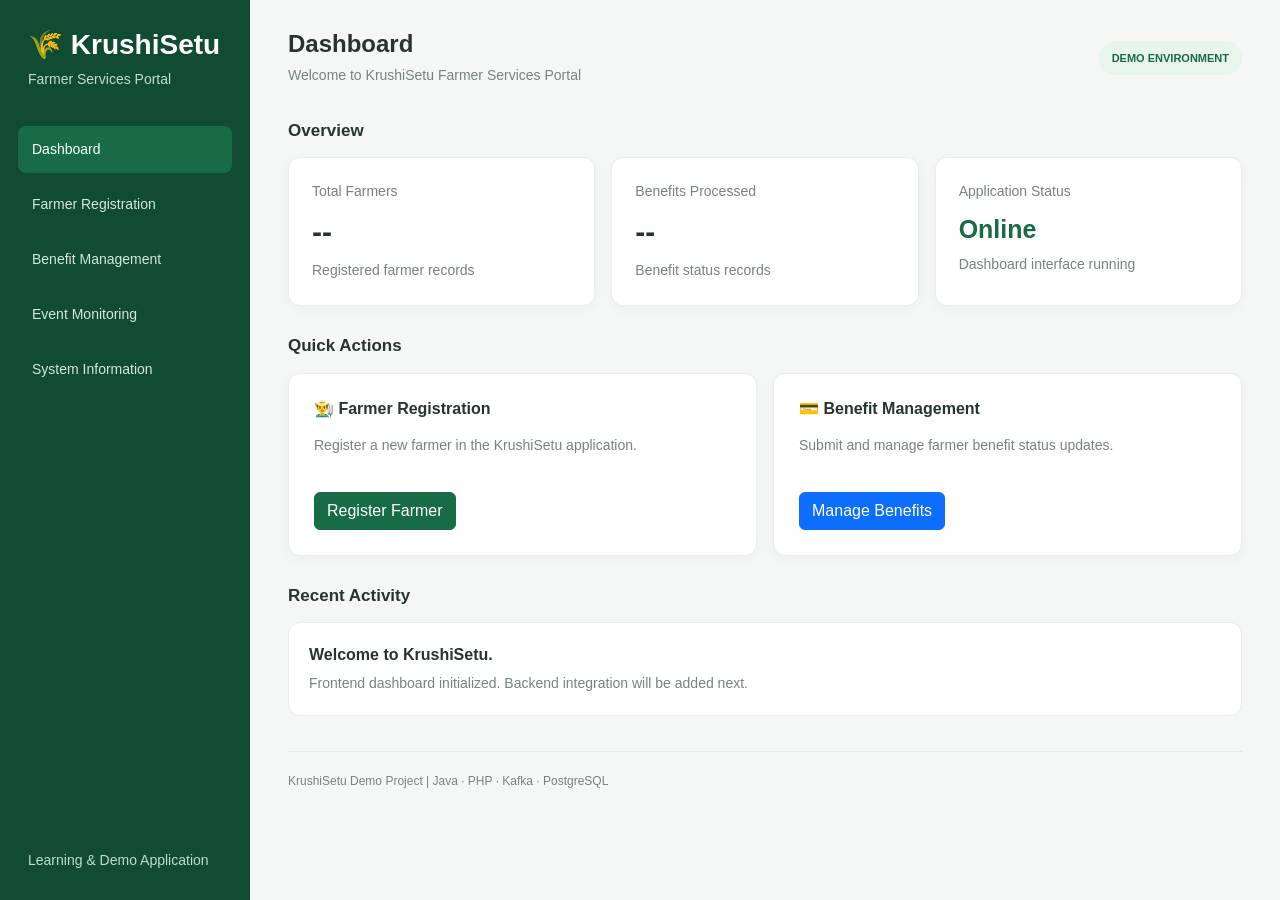
<file: frontend/index.html>
<!DOCTYPE html>
<html lang="en">
<head>
    <meta charset="UTF-8">
    <meta name="viewport" content="width=device-width, initial-scale=1.0">
    <title>KrushiSetu | Dashboard</title>

    <link href="https://cdn.jsdelivr.net/npm/bootstrap@5.3.3/dist/css/bootstrap.min.css" rel="stylesheet">
    <link rel="stylesheet" href="css/style.css">
</head>

<body>

<div class="app-container">

    <!-- Sidebar -->
    <aside class="sidebar">
        <div class="brand">
            <h3>🌾 KrushiSetu</h3>
            <small>Farmer Services Portal</small>
        </div>

        <nav class="nav-menu">
            <a href="index.html" class="active">Dashboard</a>
            <a href="farmers.html">Farmer Registration</a>
            <a href="benefits.html">Benefit Management</a>
            <a href="#">Event Monitoring</a>
            <a href="#">System Information</a>
        </nav>

        <div class="sidebar-footer">
            <small>Learning & Demo Application</small>
        </div>
    </aside>

    <!-- Main Content -->
    <main class="main-content">

        <header class="topbar">
            <div>
                <h4>Dashboard</h4>
                <p>Welcome to KrushiSetu Farmer Services Portal</p>
            </div>
            <span class="environment-badge">DEMO ENVIRONMENT</span>
        </header>

        <section class="dashboard-section">
            <h5>Overview</h5>

            <div class="row g-3">

                <div class="col-md-4">
                    <div class="stat-card">
                        <p>Total Farmers</p>
                        <h2 id="totalFarmers">--</h2>
                        <small>Registered farmer records</small>
                    </div>
                </div>

                <div class="col-md-4">
                    <div class="stat-card">
                        <p>Benefits Processed</p>
                        <h2 id="benefitsProcessed">--</h2>
                        <small>Benefit status records</small>
                    </div>
                </div>

                <div class="col-md-4">
                    <div class="stat-card">
                        <p>Application Status</p>
                        <h2 class="status-online">Online</h2>
                        <small>Dashboard interface running</small>
                    </div>
                </div>

            </div>
        </section>

        <section class="dashboard-section">
            <h5>Quick Actions</h5>

            <div class="row g-3">

                <div class="col-md-6">
                    <div class="action-card">
                        <h5>👨‍🌾 Farmer Registration</h5>
                        <p>Register a new farmer in the KrushiSetu application.</p>
                        <a href="farmers.html" class="btn btn-success">
                            Register Farmer
                        </a>
                    </div>
                </div>

                <div class="col-md-6">
                    <div class="action-card">
                        <h5>💳 Benefit Management</h5>
                        <p>Submit and manage farmer benefit status updates.</p>
                        <a href="benefits.html" class="btn btn-primary">
                            Manage Benefits
                        </a>
                    </div>
                </div>

            </div>
        </section>

        <section class="dashboard-section">
            <h5>Recent Activity</h5>

            <div class="activity-card">
                <p class="mb-1">Welcome to KrushiSetu.</p>
                <small>
                    Frontend dashboard initialized. Backend integration will be added next.
                </small>
            </div>
        </section>

        <footer class="footer">
            KrushiSetu Demo Project | Java · PHP · Kafka · PostgreSQL
        </footer>

    </main>
</div>

</body>
</html>
</file>
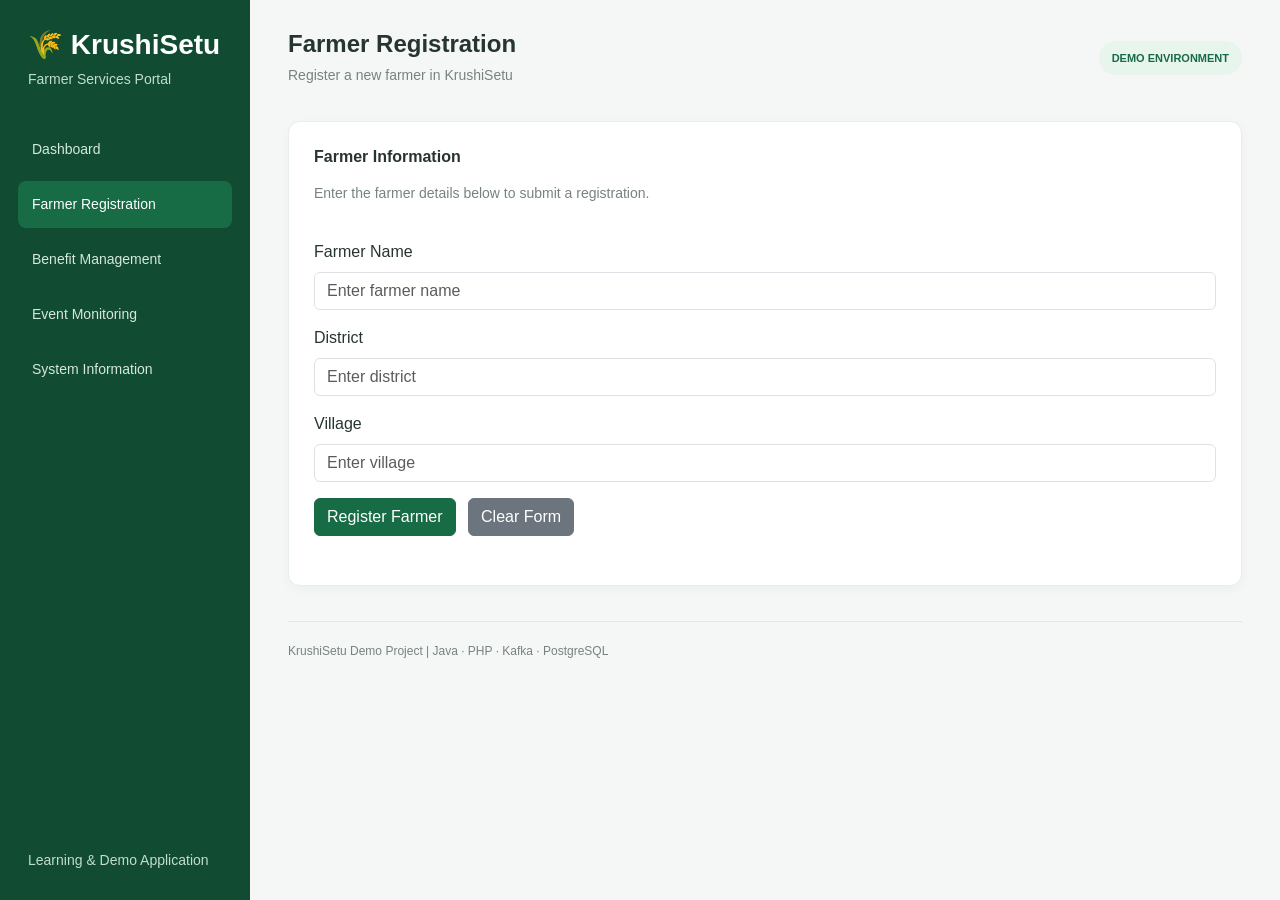
<file: frontend/farmers.html>
<!DOCTYPE html>
<html lang="en">
<head>
    <meta charset="UTF-8">
    <meta name="viewport" content="width=device-width, initial-scale=1.0">
    <title>KrushiSetu | Farmer Registration</title>

    <link href="https://cdn.jsdelivr.net/npm/bootstrap@5.3.3/dist/css/bootstrap.min.css" rel="stylesheet">
    <link rel="stylesheet" href="css/style.css">
</head>
<body>
<div class="app-container">

    <aside class="sidebar">
        <div class="brand">
            <h3>🌾 KrushiSetu</h3>
            <small>Farmer Services Portal</small>
        </div>

        <nav class="nav-menu">
            <a href="index.html">Dashboard</a>
            <a href="farmers.html" class="active">Farmer Registration</a>
            <a href="benefits.html">Benefit Management</a>
            <a href="#">Event Monitoring</a>
            <a href="#">System Information</a>
        </nav>

        <div class="sidebar-footer">
            <small>Learning & Demo Application</small>
        </div>
    </aside>

    <main class="main-content">

        <header class="topbar">
            <div>
                <h4>Farmer Registration</h4>
                <p>Register a new farmer in KrushiSetu</p>
            </div>
            <span class="environment-badge">DEMO ENVIRONMENT</span>
        </header>

        <section class="dashboard-section">
            <div class="action-card">

                <h5>Farmer Information</h5>
                <p>Enter the farmer details below to submit a registration.</p>

                <form id="farmerForm">

                    <div class="mb-3">
                        <label for="farmerName" class="form-label">Farmer Name</label>
                        <input
                            type="text"
                            class="form-control"
                            id="farmerName"
                            name="farmerName"
                            placeholder="Enter farmer name"
                            required>
                    </div>

                    <div class="mb-3">
                        <label for="district" class="form-label">District</label>
                        <input
                            type="text"
                            class="form-control"
                            id="district"
                            name="district"
                            placeholder="Enter district"
                            required>
                    </div>

                    <div class="mb-3">
                        <label for="village" class="form-label">Village</label>
                        <input
                            type="text"
                            class="form-control"
                            id="village"
                            name="village"
                            placeholder="Enter village"
                            required>
                    </div>

                    <button type="submit" class="btn btn-success">
                        Register Farmer
                    </button>

                    <button type="reset" class="btn btn-secondary ms-2">
                        Clear Form
                    </button>

                </form>

                <div id="registrationResult" class="mt-4" aria-live="polite"></div>

            </div>
        </section>

        <footer class="footer">
            KrushiSetu Demo Project | Java · PHP · Kafka · PostgreSQL
        </footer>

    </main>
</div>

    <script src="js/app.js"></script>
</body>
</html>
</file>
<file: frontend/css/style.css>
/* KrushiSetu Dashboard - Main Styles */

:root {
    --primary-green: #176b45;
    --dark-green: #104b32;
    --light-green: #e8f5ed;
    --page-background: #f4f7f5;
    --text-dark: #26352d;
    --text-muted: #77847c;
}

* {
    box-sizing: border-box;
}

body {
    margin: 0;
    font-family: Arial, Helvetica, sans-serif;
    background: var(--page-background);
    color: var(--text-dark);
}

.app-container {
    display: flex;
    min-height: 100vh;
}

/* Sidebar */

.sidebar {
    width: 250px;
    min-height: 100vh;
    background: var(--dark-green);
    color: white;
    padding: 28px 18px;
    display: flex;
    flex-direction: column;
    flex-shrink: 0;
}

.brand {
    padding: 0 10px 35px;
}

.brand h3 {
    font-weight: 700;
    margin-bottom: 5px;
}

.brand small {
    color: #c1ddcc;
}

.nav-menu {
    display: flex;
    flex-direction: column;
    gap: 8px;
}

.nav-menu a {
    color: #d6e8dc;
    text-decoration: none;
    padding: 13px 14px;
    border-radius: 8px;
    font-size: 14px;
    transition: 0.2s;
}

.nav-menu a:hover,
.nav-menu a.active {
    background: var(--primary-green);
    color: white;
}

.sidebar-footer {
    margin-top: auto;
    padding: 20px 10px 0;
    color: #c1ddcc;
}

/* Main content */

.main-content {
    flex: 1;
    padding: 30px 38px;
    min-width: 0;
}

.topbar {
    display: flex;
    justify-content: space-between;
    align-items: center;
    gap: 15px;
    margin-bottom: 35px;
}

.topbar h4 {
    font-weight: 700;
    margin-bottom: 6px;
}

.topbar p {
    color: var(--text-muted);
    margin: 0;
    font-size: 14px;
}

.environment-badge {
    background: var(--light-green);
    color: var(--primary-green);
    padding: 9px 13px;
    border-radius: 20px;
    font-size: 11px;
    font-weight: 700;
    white-space: nowrap;
}

/* Dashboard sections */

.dashboard-section {
    margin-bottom: 30px;
}

.dashboard-section h5 {
    font-size: 17px;
    font-weight: 700;
    margin-bottom: 16px;
}

/* Summary cards */

.stat-card {
    background: white;
    border: 1px solid #e8eee9;
    border-radius: 12px;
    padding: 23px;
    height: 100%;
    box-shadow: 0 3px 12px rgba(20, 60, 35, 0.035);
}

.stat-card p {
    color: var(--text-muted);
    font-size: 14px;
    margin-bottom: 12px;
}

.stat-card h2 {
    font-size: 30px;
    font-weight: 700;
    margin-bottom: 8px;
}

.stat-card small {
    color: var(--text-muted);
}

.status-online {
    color: var(--primary-green);
    font-size: 25px !important;
}

/* Action cards */

.action-card {
    background: white;
    border: 1px solid #e8eee9;
    border-radius: 12px;
    padding: 25px;
    height: 100%;
    box-shadow: 0 3px 12px rgba(20, 60, 35, 0.035);
}

.action-card h5 {
    font-size: 16px;
    font-weight: 700;
}

.action-card p {
    color: var(--text-muted);
    font-size: 14px;
    min-height: 42px;
    line-height: 1.6;
}

.btn-success {
    background: var(--primary-green);
    border-color: var(--primary-green);
}

.btn-success:hover {
    background: var(--dark-green);
    border-color: var(--dark-green);
}

/* Activity */

.activity-card {
    background: white;
    border: 1px solid #e8eee9;
    border-radius: 12px;
    padding: 20px;
}

.activity-card p {
    font-weight: 600;
}

.activity-card small {
    color: var(--text-muted);
}

/* Footer */

.footer {
    border-top: 1px solid #e2e9e4;
    padding-top: 20px;
    margin-top: 35px;
    color: var(--text-muted);
    font-size: 12px;
}

/* Responsive design */

@media (max-width: 768px) {
    .app-container {
        flex-direction: column;
    }

    .sidebar {
        width: 100%;
        min-height: auto;
        padding: 18px;
    }

    .brand {
        padding: 0 5px 15px;
    }

    .nav-menu {
        flex-direction: row;
        flex-wrap: wrap;
    }

    .nav-menu a {
        padding: 9px 10px;
        font-size: 12px;
    }

    .sidebar-footer {
        display: none;
    }

    .main-content {
        padding: 22px 16px;
    }

    .topbar {
        align-items: flex-start;
        flex-direction: column;
    }
}

/* Farmer Records Page */

.action-card {
    background: #ffffff;
    border: 1px solid #e8eee9;
    border-radius: 12px;
    padding: 25px;
    box-shadow: 0 3px 12px rgba(20, 60, 35, 0.035);
}

.records-toolbar {
    display: flex;
    justify-content: space-between;
    align-items: center;
    gap: 15px;
    margin-bottom: 20px;
}

.records-toolbar h5 {
    margin-bottom: 6px;
    font-weight: 700;
}

.records-toolbar p {
    color: var(--text-muted);
    font-size: 14px;
    margin-bottom: 0;
}

.table thead th {
    background: #e8f5ed;
    color: var(--dark-green);
    white-space: nowrap;
    font-size: 13px;
}

.table tbody td {
    font-size: 14px;
}

@media (max-width: 768px) {
    .records-toolbar {
        align-items: flex-start;
        flex-direction: column;
    }

    .main-content {
        padding: 20px 15px;
    }
}
</file>
